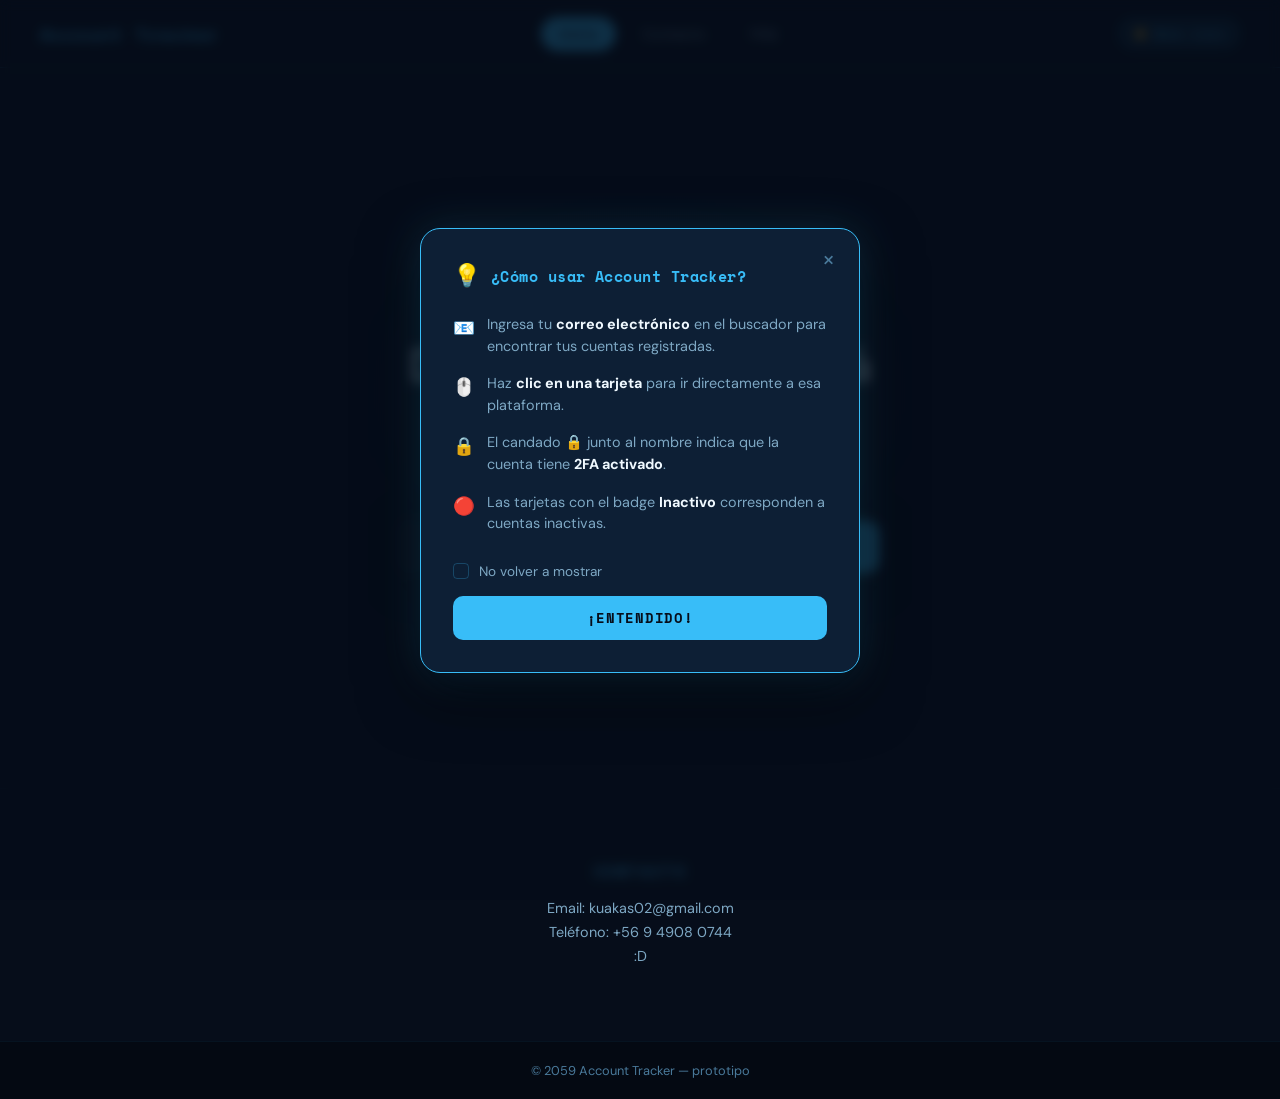
<file: index.html>
<!DOCTYPE html>
<html lang="es" data-theme="dark">
<head>
    <meta charset="UTF-8">
    <meta name="viewport" content="width=device-width, initial-scale=1.0">
    <link rel="stylesheet" href="FrontEnd/styles.css">
    <script src="FrontEnd/script.js" defer></script>
    <link rel="icon" href="fotos/icon.png" type="image/png">
    <link rel="preconnect" href="https://fonts.googleapis.com">
    <link rel="preconnect" href="https://fonts.gstatic.com" crossorigin>
    <link href="https://fonts.googleapis.com/css2?family=Space+Mono:wght@400;700&family=DM+Sans:wght@300;400;500;600&display=swap" rel="stylesheet">

    <!-- Primary Meta Tags -->
    <title>Account Tracker</title>
    <meta name="title" content="Account Tracker" />
    <meta name="description" content="Account Tracker es una plataforma que permite verificar en qué sitios web y aplicaciones está registrado tu correo electrónico, ayudándote a tener mayor control y seguridad sobre tu información digital." />

    <!-- Open Graph / Facebook -->
    <meta property="og:type" content="website" />
    <meta property="og:url" content="https://over017.github.io/Account_Tracker/" />
    <meta property="og:title" content="Account Tracker" />
    <meta property="og:description" content="Account Tracker es una plataforma que permite verificar en qué sitios web y aplicaciones está registrado tu correo electrónico, ayudándote a tener mayor control y seguridad sobre tu información digital." />
    <meta property="og:image" content="https://over017.github.io/Account_Tracker/fotos/icon.png" />
</head>
<body>

    <!-- NAVBAR -->
    <nav>
        <h1>Account Tracker</h1>
        <ul>
            <li><a href="#">inicio</a></li>
            <li><a href="#contact">Contacto</a></li>
            <li><a href="faq.html">FAQ</a></li>
        </ul>
        <button class="theme-toggle" onclick="toggleTheme()" id="theme-btn">
            ☀️ Modo claro
        </button>
    </nav>

    <!-- Hero -->
    <section class="hero">
        <div  aria-placeholder="Hola" class="hero-badge">🔍 Rastreador de cuentas</div>
        <h2>Descubre dónde está<br><span class="highlight">registrado tu correo</span></h2>
        <p>Ingresa tu email y visualiza las plataformas asociadas</p>

        <div class="search-box">
            <input
                type="email"
                id="email"
                placeholder="Correo@gmail.com"
            >
            <button onclick="buscarCuenta()">
                buscar
            </button>
        </div>
    </section>

    <!-- Resultados -->
    <section id="resultados-section" class="resultados-section hidden">
        <div class="resultados-header">
            <p class="resultados-label">Plataformas encontradas</p>
            <span id="resultados-count" class="badge-count"></span>
        </div>
        <div id="resultados" class="resultados-grid"></div>
    </section>

    <!-- CONTACTO -->
    <section class="contact" id="contact">
        <h3>Contacto</h3>
        <p>Email: kuakas02@gmail.com</p>
        <p>Teléfono: +56 9 4908 0744</p>
        <p>:D</p>
    </section>

    <!-- FOOTER -->
    <footer>
        © 2059 Account Tracker — <a id="troll001" href="https://www.youtube.com/watch?v=Aq5WXmQQooo" target="_blank">prototipo</a>
    </footer>

    <!-- TUTORIAL POPUP -->
    <div id="tutorial-overlay" class="tutorial-overlay hidden">
        <div class="tutorial-box">
            <button id="tutorial-close" class="tutorial-close" aria-label="Cerrar tutorial">&times;</button>
            <div class="tutorial-header">
                <span class="tutorial-icon">💡</span>
                <h3>¿Cómo usar Account Tracker?</h3>
            </div>
            <ul class="tutorial-tips">
                <li>
                    <span class="tip-icon">📧</span>
                    <span>Ingresa tu <strong>correo electrónico</strong> en el buscador para encontrar tus cuentas registradas.</span>
                </li>
                <li>
                    <span class="tip-icon">🖱️</span>
                    <span>Haz <strong>clic en una tarjeta</strong> para ir directamente a esa plataforma.</span>
                </li>
                <li>
                    <span class="tip-icon">🔒</span>
                    <span>El candado <strong>🔒</strong> junto al nombre indica que la cuenta tiene <strong>2FA activado</strong>.</span>
                </li>
                <li>
                    <span class="tip-icon">🔴</span>
                    <span>Las tarjetas con el badge <strong class="badge-inactivo-demo">Inactivo</strong> corresponden a cuentas inactivas.</span>
                </li>
            </ul>
            <label class="tutorial-no-mostrar">
                <input type="checkbox" id="tutorial-checkbox">
                <span class="tutorial-checkbox-mark"></span>
                No volver a mostrar
            </label>
            <button id="tutorial-ok" class="tutorial-ok">¡Entendido!</button>
        </div>
    </div>
</body>
</html>
</file>
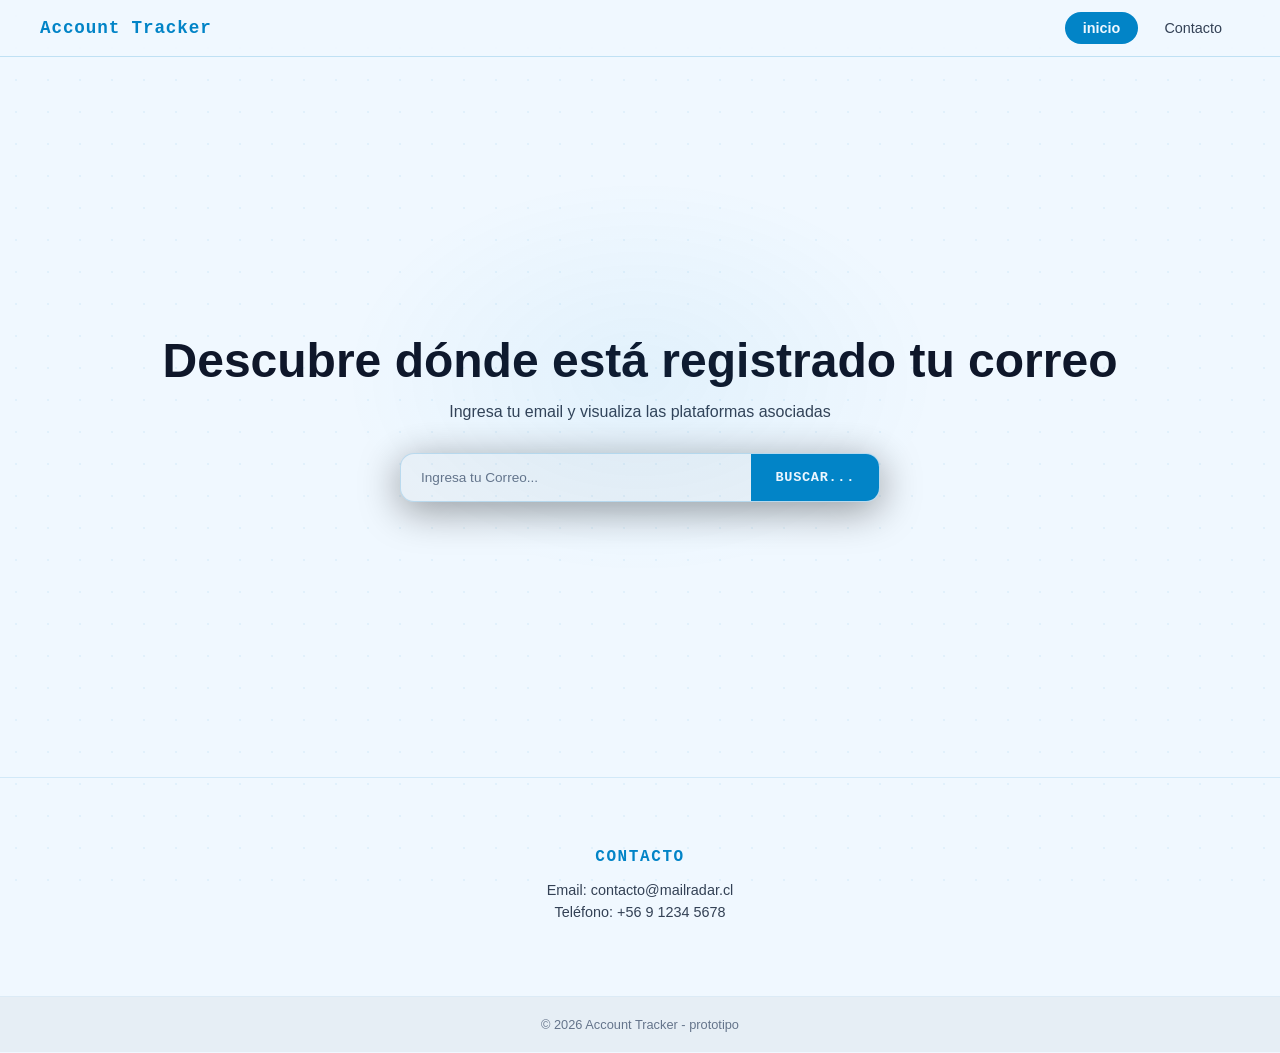
<file: FrontEnd/index.html>
<!DOCTYPE html>
<html lang="es">
<head>
    <meta charset="UTF-8">
    <meta name="viewport" content="width=device-width, initial-scale=1.0">
    <link rel="stylesheet" href="styles.css">
    <script src="script.js" defer></script>
    <link rel="icon" href="../fotos/icon.png" type="image/png">
    


    <!-- Primary Meta Tags -->
<title>Account Tracker</title>
<meta name="title" content="Account Tracker" />
<meta name="description" content="Account Tracker es una plataforma que permite verificar en qué sitios web y aplicaciones está registrado tu correo electrónico, ayudándote a tener mayor control y seguridad sobre tu información digital." />



<!-- Open Graph / Facebook -->
<meta property="og:type" content="website" />
<meta property="og:url" content="https://over017.github.io/Account_Tracker/" />
<meta property="og:title" content="Account Tracker" />
<meta property="og:description" content="Account Tracker es una plataforma que permite verificar en qué sitios web y aplicaciones está registrado tu correo electrónico, ayudándote a tener mayor control y seguridad sobre tu información digital." />
<meta property="og:image" content="https://over017.github.io/Account_Tracker/fotos/icon.png" />





</head>
<body>
    
    <!--NAVBAR-->

    <nav>
        <h1>Account Tracker</h1>
        <ul>
            <li><a href="#">inicio</a></li>
            <li><a href="#contact">Contacto</a></li>
        </ul>
    </nav>

    <!--Hero-->
    <section class="hero">
        <h2>Descubre dónde está registrado tu correo</h2>

        <p>Ingresa tu email y visualiza las plataformas asociadas</p>

        <div class="search-box">

            <input 
                type="email"
                id="email"
                placeholder="Ingresa tu Correo..."

            
            >

            <button onclick="buscarCuenta()">
                buscar...
            </button>
        
    </div>
    </section>

    <!-- Resultados-->

    <div id="resultados"></div>

    <!-- CONTACTO -->
    <section class="contact" id="contact">
        <h3>Contacto</h3>
        <p>Email: contacto@mailradar.cl</p>
        <p>Teléfono: +56 9 1234 5678</p>
    </section>


    <!-- FOOTER -->
    <footer>
        © 2026 Account Tracker - <a id="troll001" href="https://www.youtube.com/watch?v=Aq5WXmQQooo" target="_blank">prototipo</a>
    </footer>
</body>
</html>
</file>
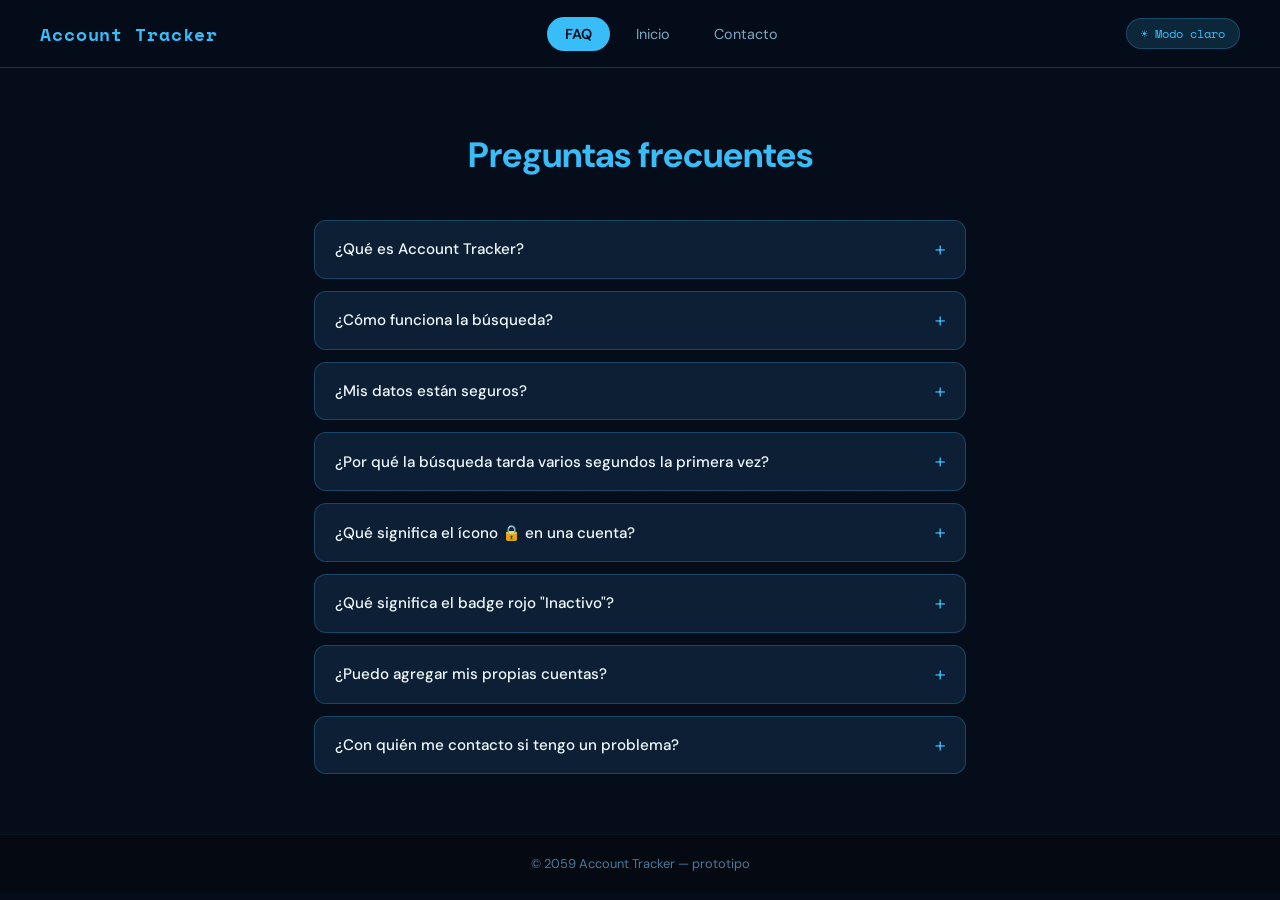
<file: faq.html>
<!DOCTYPE html>
<html lang="es" data-theme="dark">
<head>
    <meta charset="UTF-8">
    <meta name="viewport" content="width=device-width, initial-scale=1.0">
    <link rel="stylesheet" href="FrontEnd/styles.css">
    <script src="FrontEnd/script.js" defer></script>
    <link rel="icon" href="fotos/icon.png" type="image/png">
    <link rel="preconnect" href="https://fonts.googleapis.com">
    <link rel="preconnect" href="https://fonts.gstatic.com" crossorigin>
    <link href="https://fonts.googleapis.com/css2?family=Space+Mono:wght@400;700&family=DM+Sans:wght@300;400;500;600&display=swap" rel="stylesheet">
    <title>FAQ — Account Tracker</title>
</head>
<body>

    <!-- NAVBAR -->
    <nav>
        <h1>Account Tracker</h1>
        <ul>
            <li><a href="faq.html">FAQ</a></li>
            <li><a href="index.html">Inicio</a></li>
            <li><a href="index.html#contact">Contacto</a></li>
        </ul>
        <button class="theme-toggle" onclick="toggleTheme()" id="theme-btn">
            ☀️ Modo claro
        </button>
    </nav>

    <!-- FAQ -->
    <section class="faq-section">
        <h2 class="faq-title"><span class="highlight">Preguntas frecuentes</span></h2>
        <div class="faq-list">

            <div class="faq-item">
                <button class="faq-question">
                    ¿Qué es Account Tracker?
                    <span class="faq-icon">+</span>
                </button>
                <div class="faq-answer">
                    <p>Es una herramienta que te permite consultar en qué plataformas está registrado un correo electrónico, ayudándote a tener control sobre tu huella digital.</p>
                </div>
            </div>

            <div class="faq-item">
                <button class="faq-question">
                    ¿Cómo funciona la búsqueda?
                    <span class="faq-icon">+</span>
                </button>
                <div class="faq-answer">
                    <p>Ingresa tu correo en el buscador y el sistema consultará nuestra base de datos para mostrarte las plataformas asociadas a ese email.</p>
                </div>
            </div>

            <div class="faq-item">
                <button class="faq-question">
                    ¿Mis datos están seguros?
                    <span class="faq-icon">+</span>
                </button>
                <div class="faq-answer">
                    <p>Sí. No almacenamos las búsquedas realizadas. Solo consultamos información ya registrada en nuestra base de datos.</p>
                </div>
            </div>

            <div class="faq-item">
                <button class="faq-question">
                    ¿Por qué la búsqueda tarda varios segundos la primera vez?
                    <span class="faq-icon">+</span>
                </button>
                <div class="faq-answer">
                    <p>El servidor backend usa un plan gratuito que entra en reposo cuando no recibe tráfico. La primera consulta del día puede tardar entre 30 y 60 segundos en despertar. Las siguientes son inmediatas.</p>
                </div>
            </div>

            <div class="faq-item">
                <button class="faq-question">
                    ¿Qué significa el ícono 🔒 en una cuenta?
                    <span class="faq-icon">+</span>
                </button>
                <div class="faq-answer">
                    <p>Indica que esa cuenta tiene autenticación de dos factores (2FA) activada, lo que añade una capa extra de seguridad.</p>
                </div>
            </div>

            <div class="faq-item">
                <button class="faq-question">
                    ¿Qué significa el badge rojo "Inactivo"?
                    <span class="faq-icon">+</span>
                </button>
                <div class="faq-answer">
                    <p>Que esa cuenta no ha registrado actividad reciente. Te recomendamos revisarla o eliminarla si ya no la usas.</p>
                </div>
            </div>

            <div class="faq-item">
                <button class="faq-question">
                    ¿Puedo agregar mis propias cuentas?
                    <span class="faq-icon">+</span>
                </button>
                <div class="faq-answer">
                    <p>Por ahora no. Account Tracker es una herramienta de consulta. En futuras versiones se planea permitir la gestión de cuentas propias.</p>
                </div>
            </div>

            <div class="faq-item">
                <button class="faq-question">
                    ¿Con quién me contacto si tengo un problema?
                    <span class="faq-icon">+</span>
                </button>
                <div class="faq-answer">
                    <p>Puedes escribirnos a kuakas02@gmail.com o llamar al +56 9 4908 0744.</p>
                </div>
            </div>

        </div>
    </section>

    <!-- FOOTER -->
    <footer>
        © 2059 Account Tracker — <a id="troll001" href="https://www.youtube.com/watch?v=Aq5WXmQQooo" target="_blank">prototipo</a>
    </footer>

    <script>
        const savedTheme = localStorage.getItem('theme') || 'dark';
        document.documentElement.setAttribute('data-theme', savedTheme);
        const btn = document.getElementById('theme-btn');
        if (btn) btn.textContent = savedTheme === 'dark' ? '☀️ Modo claro' : '🌙 Modo oscuro';

        function toggleTheme() {
            const html = document.documentElement;
            const btn = document.getElementById('theme-btn');
            const isDark = html.getAttribute('data-theme') === 'dark';
            if (isDark) {
                html.setAttribute('data-theme', 'light');
                btn.textContent = '🌙 Modo oscuro';
                localStorage.setItem('theme', 'light');
            } else {
                html.setAttribute('data-theme', 'dark');
                btn.textContent = '☀️ Modo claro';
                localStorage.setItem('theme', 'dark');
            }
        }

        document.querySelectorAll('.faq-question').forEach(function(btn) {
            btn.addEventListener('click', function() {
                const answer = btn.nextElementSibling;
                const icon = btn.querySelector('.faq-icon');
                const isOpen = answer.classList.contains('open');
                document.querySelectorAll('.faq-answer').forEach(function(a) { a.classList.remove('open'); });
                document.querySelectorAll('.faq-icon').forEach(function(i) { i.classList.remove('open'); });
                if (!isOpen) {
                    answer.classList.add('open');
                    icon.classList.add('open');
                }
            });
        });
    </script>
</body>
</html>
</file>
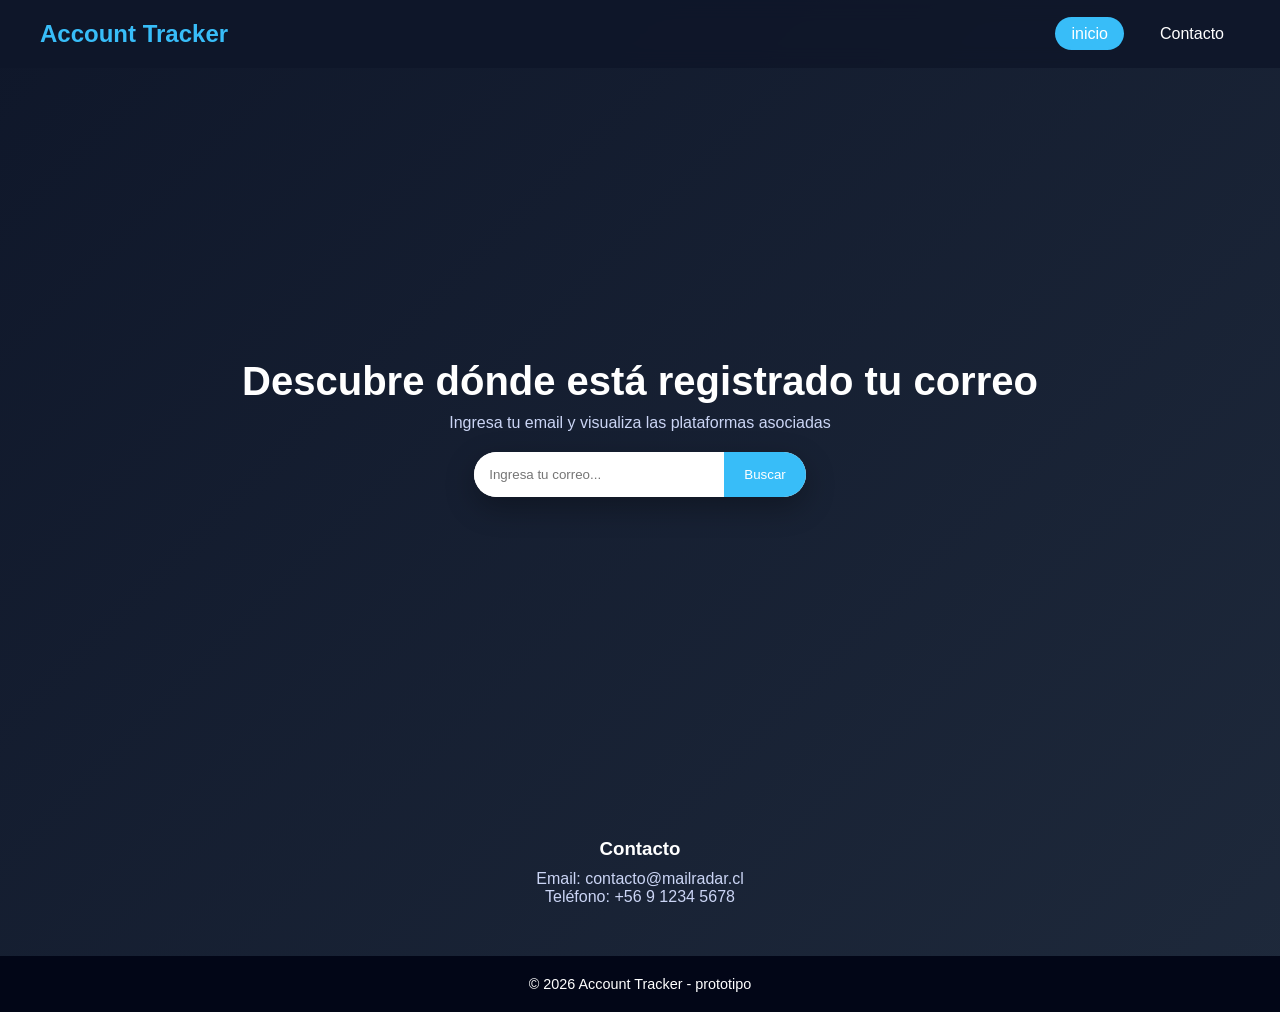
<file: main.html>
<!DOCTYPE html>
<html lang="es">
<head>
    <meta charset="UTF-8">
    <meta name="viewport" content="width=device-width, initial-scale=1.0">
    <link rel="stylesheet" href="styles.css">
    <link rel="icon" href="fotos/icon.png" type="image/png">
    


    <!-- Primary Meta Tags -->
<title>Account Tracker</title>
<meta name="title" content="Account Tracker" />
<meta name="description" content="Account Tracker es una plataforma que permite verificar en qué sitios web y aplicaciones está registrado tu correo electrónico, ayudándote a tener mayor control y seguridad sobre tu información digital." />

</head>
<body>
    
    <!--NAVBAR-->

    <nav>
        <h1>Account Tracker</h1>
        <ul>
            <li><a href="#">inicio</a></li>
            <li><a href="#contact">Contacto</a></li>
        </ul>
    </nav>

    <!--Hero-->
    <section class="hero">
        <h2>Descubre dónde está registrado tu correo</h2>

        <p>Ingresa tu email y visualiza las plataformas asociadas</p>

        <div class="search-box">
        <input type="email" placeholder="Ingresa tu correo...">
        <button>Buscar</button>
    </div>
    </section>


    <!-- CONTACTO -->
    <section class="contact" id="contact">
        <h3>Contacto</h3>
        <p>Email: contacto@mailradar.cl</p>
        <p>Teléfono: +56 9 1234 5678</p>
    </section>


    <!-- FOOTER -->
    <footer>
        © 2026 Account Tracker - <a id="troll001" href="https://www.youtube.com/watch?v=Aq5WXmQQooo" target="_blank">prototipo</a>
    </footer>
</body>
</html>
</file>
<file: FrontEnd/styles.css>
/* RESET */
* {
    margin: 0;
    padding: 0;
    box-sizing: border-box;
    font-family: 'DM Sans', sans-serif;
}

/* VARIABLES */
:root {
    --cyan: #0284c7;
    --cyan-dark: #0369a1;
    --cyan-glow: rgba(2, 132, 199, 0.10);
    --cyan-border: rgba(2, 132, 199, 0.20);
    --bg-deep: #f0f8ff;
    --bg-base: #e8f4fd;
    --bg-card: #ffffff;
    --bg-card-hover: #f0f8ff;
    --text-main: #0f172a;
    --text-muted: #334155;
    --text-dim: #64748b;
    --success: #16a34a;
    --success-bg: rgba(22, 163, 74, 0.08);
}

[data-theme="dark"] {
    --cyan: #38bdf8;
    --cyan-dark: #0ea5e9;
    --cyan-glow: rgba(56, 189, 248, 0.15);
    --cyan-border: rgba(56, 189, 248, 0.25);
    --bg-deep: #060d1a;
    --bg-base: #0f172a;
    --bg-card: #0d1f35;
    --bg-card-hover: #112640;
    --text-main: #f0f9ff;
    --text-muted: #7ea8c4;
    --text-dim: #4a7a9b;
    --success: #4ade80;
    --success-bg: rgba(74, 222, 128, 0.08);
}

/* BODY */
body {
    background: var(--bg-deep);
    color: var(--text-main);
    min-height: 100vh;
    overflow-x: hidden;
}

/* Fondo con patrón de puntos sutil */
body::before {
    content: '';
    position: fixed;
    inset: 0;
    background-image: radial-gradient(circle, rgba(2, 132, 199, 0.06) 1px, transparent 1px);
    background-size: 32px 32px;
    pointer-events: none;
    z-index: 0;
}

/* NAVBAR */
nav {
    display: flex;
    justify-content: space-between;
    align-items: center;
    padding: 18px 40px;
    position: sticky;
    top: 0;
    background: rgba(240, 248, 255, 0.90);
    backdrop-filter: blur(16px);
    border-bottom: 1px solid var(--cyan-border);
    z-index: 100;
}

nav h1 {
    color: var(--cyan);
    font-family: 'Space Mono', monospace;
    font-size: 1.1rem;
    letter-spacing: 0.05em;
}

nav ul {
    list-style: none;
    display: flex;
    gap: 8px;
}

nav a {
    text-decoration: none;
    color: var(--text-muted);
    padding: 8px 18px;
    border-radius: 20px;
    font-size: 0.9rem;
    transition: all 0.25s ease;
}

nav a:hover {
    background: var(--cyan-glow);
    color: var(--cyan);
}

nav ul li:first-child a {
    background: var(--cyan);
    color: var(--bg-deep);
    font-weight: 600;
}

nav ul li:first-child a:hover {
    background: var(--cyan-dark);
}

/* HERO */
.hero {
    display: flex;
    flex-direction: column;
    align-items: center;
    justify-content: center;
    min-height: 80vh;
    text-align: center;
    padding: 40px 20px;
    position: relative;
    z-index: 1;
    animation: fadeUp 0.9s ease both;
}

/* Glow de fondo en el hero */
.hero::before {
    content: '';
    position: absolute;
    top: 50%;
    left: 50%;
    transform: translate(-50%, -60%);
    width: 600px;
    height: 400px;
    background: radial-gradient(ellipse, rgba(2, 132, 199, 0.06) 0%, transparent 70%);
    pointer-events: none;
}

.hero-badge {
    display: inline-flex;
    align-items: center;
    gap: 6px;
    background: var(--cyan-glow);
    border: 1px solid var(--cyan-border);
    color: var(--cyan);
    padding: 6px 16px;
    border-radius: 20px;
    font-size: 0.8rem;
    font-weight: 500;
    margin-bottom: 24px;
    letter-spacing: 0.03em;
}

.hero h2 {
    font-size: clamp(2rem, 5vw, 3rem);
    font-weight: 700;
    line-height: 1.2;
    margin-bottom: 14px;
    color: var(--text-main);
}

.highlight {
    color: var(--cyan);
}

.hero p {
    color: var(--text-muted);
    font-size: 1rem;
    margin-bottom: 32px;
}

/* BUSCADOR */
.search-box {
    display: flex;
    background: rgba(0, 0, 0, 0.03);
    border: 1px solid var(--cyan-border);
    border-radius: 14px;
    overflow: hidden;
    box-shadow: 0 8px 40px rgba(0,0,0,0.4), 0 0 0 0 var(--cyan-glow);
    transition: box-shadow 0.3s ease, border-color 0.3s ease;
    width: 100%;
    max-width: 480px;
}

.search-box:focus-within {
    border-color: var(--cyan);
    box-shadow: 0 8px 40px rgba(0,0,0,0.4), 0 0 30px rgba(56,189,248,0.12);
}

.search-box input {
    background: transparent;
    border: none;
    padding: 16px 20px;
    flex: 1;
    color: var(--text-main);
    font-size: 0.95rem;
    outline: none;
    font-family: sans-serif,;
    font-size: 0.85rem;
}

.search-box input::placeholder {
    color: var(--text-dim);
}

.search-box button {
    background: var(--cyan);
    border: none;
    padding: 16px 24px;
    color: var(--bg-deep);
    font-weight: 700;
    font-size: 0.85rem;
    letter-spacing: 0.05em;
    text-transform: uppercase;
    cursor: pointer;
    transition: background 0.2s ease;
    font-family: 'Space Mono', monospace;
}

.search-box button:hover {
    background: var(--cyan-dark);
}

/* SECCIÓN RESULTADOS */
.resultados-section {
    max-width: 900px;
    margin: 0 auto 60px;
    padding: 0 24px;
    position: relative;
    z-index: 1;
    animation: fadeUp 0.5s ease both;
}

.resultados-section.hidden {
    display: none;
}

.resultados-header {
    display: flex;
    align-items: center;
    gap: 12px;
    margin-bottom: 24px;
    padding-bottom: 16px;
    border-bottom: 1px solid rgba(2, 132, 199, 0.12);
}

.resultados-label {
    font-family: 'Space Mono', monospace;
    font-size: 0.75rem;
    text-transform: uppercase;
    letter-spacing: 0.1em;
    color: var(--text-dim);
}

.badge-count {
    background: var(--cyan-glow);
    border: 1px solid var(--cyan-border);
    color: var(--cyan);
    font-family: 'Space Mono', monospace;
    font-size: 0.75rem;
    font-weight: 700;
    padding: 2px 10px;
    border-radius: 20px;
}

/* GRID DE RESULTADOS */
.resultados-grid {
    display: grid;
    grid-template-columns: repeat(auto-fill, minmax(300px, 1fr));
    gap: 16px;
}

/* CARD DE RESULTADO */
.result-card {
    background: var(--bg-card);
    border: 1px solid rgba(2, 132, 199, 0.12);
    border-radius: 16px;
    padding: 22px;
    display: flex;
    align-items: center;
    gap: 16px;
    cursor: default;
    transition: background 0.25s ease, border-color 0.25s ease, transform 0.25s ease;
    animation: cardIn 0.4s ease both;
}

.result-card:hover {
    background: var(--bg-card-hover);
    border-color: var(--cyan-border);
    transform: translateY(-3px);
}

/* Icono de la plataforma */
.platform-icon {
    width: 46px;
    height: 46px;
    border-radius: 12px;
    background: var(--cyan-glow);
    border: 1px solid var(--cyan-border);
    display: flex;
    align-items: center;
    justify-content: center;
    font-size: 1.3rem;
    flex-shrink: 0;
}

.platform-info {
    flex: 1;
    overflow: hidden;
    min-width: 0;
}

.platform-name {
    font-weight: 600;
    font-size: 1rem;
    color: var(--text-main);
    margin-bottom: 4px;
    white-space: nowrap;
    overflow: hidden;
    text-overflow: ellipsis;
    display: flex;
    align-items: center;
    gap: 6px;
}

.platform-name span[title] {
    font-size: 0.85rem;
    flex-shrink: 0;
    cursor: help;
}

.twofa-badge {
    flex-shrink: 0;
}

.platform-email {
    font-family: 'Space Mono', monospace;
    font-size: 0.72rem;
    color: var(--text-dim);
    white-space: nowrap;
    overflow: hidden;
    text-overflow: ellipsis;
}

.platform-badge {
    display: flex;
    align-items: center;
    gap: 5px;
    background: var(--success-bg);
    color: var(--success);
    font-size: 0.7rem;
    font-weight: 600;
    padding: 4px 10px;
    border-radius: 20px;
    white-space: nowrap;
    flex-shrink: 0;
}

.platform-badge::before {
    content: '';
    width: 6px;
    height: 6px;
    background: var(--success);
    border-radius: 50%;
    animation: pulse 2s infinite;
}

/* ESTADOS */
.estado-buscando,
.estado-error,
.estado-vacio {
    grid-column: 1 / -1;
    text-align: center;
    padding: 50px 20px;
    color: var(--text-muted);
    font-size: 0.95rem;
}

.estado-buscando .spinner {
    width: 36px;
    height: 36px;
    border: 3px solid var(--cyan-border);
    border-top-color: var(--cyan);
    border-radius: 50%;
    animation: spin 0.8s linear infinite;
    margin: 0 auto 16px;
}

.estado-error {
    color: #f87171;
}

/* CONTACTO */
.contact {
    padding: 70px 20px;
    text-align: center;
    position: relative;
    z-index: 1;
    border-top: 1px solid rgba(2, 132, 199, 0.12);
}

.contact h3 {
    font-family: 'Space Mono', monospace;
    font-size: 1rem;
    text-transform: uppercase;
    letter-spacing: 0.1em;
    color: var(--cyan);
    margin-bottom: 16px;
}

.contact p {
    color: var(--text-muted);
    font-size: 0.9rem;
    margin-bottom: 6px;
}

/* FOOTER */
footer {
    text-align: center;
    padding: 20px;
    background: rgba(0, 0, 0, 0.04);
    border-top: 1px solid rgba(56,189,248,0.06);
    font-size: 0.8rem;
    color: var(--text-dim);
    position: relative;
    z-index: 1;
}

#troll001 {
    color: var(--text-dim);
    text-decoration: none;
    transition: color 0.2s;
}
#troll001:hover {
    color: var(--cyan);
}

/* ANIMACIONES */
@keyframes fadeUp {
    from { opacity: 0; transform: translateY(24px); }
    to   { opacity: 1; transform: translateY(0); }
}

@keyframes cardIn {
    from { opacity: 0; transform: translateY(12px); }
    to   { opacity: 1; transform: translateY(0); }
}

@keyframes spin {
    to { transform: rotate(360deg); }
}

@keyframes pulse {
    0%, 100% { opacity: 1; }
    50% { opacity: 0.4; }
}

/* DARK MODE — hardcoded color overrides */
[data-theme="dark"] body::before {
    background-image: radial-gradient(circle, rgba(56, 189, 248, 0.04) 1px, transparent 1px);
}

[data-theme="dark"] nav {
    background: rgba(6, 13, 26, 0.85);
}

[data-theme="dark"] .hero::before {
    background: radial-gradient(ellipse, rgba(56, 189, 248, 0.08) 0%, transparent 70%);
}

[data-theme="dark"] .search-box {
    background: rgba(255, 255, 255, 0.04);
}

[data-theme="dark"] footer {
    background: rgba(0, 0, 0, 0.3);
}

[data-theme="dark"] .result-card {
    border: 1px solid rgba(56, 189, 248, 0.1);
}

/* THEME TOGGLE */
.theme-toggle {
    background: var(--cyan-glow);
    border: 1px solid var(--cyan-border);
    border-radius: 20px;
    padding: 6px 14px;
    color: var(--cyan);
    font-family: 'Space Mono', monospace;
    font-size: 0.75rem;
    cursor: pointer;
    transition: all 0.25s ease;
    display: flex;
    align-items: center;
    gap: 6px;
    white-space: nowrap;
}

.theme-toggle:hover {
    background: var(--cyan);
    color: var(--bg-deep);
}

/* RESPONSIVE */
@media (max-width: 768px) {
    nav {
        flex-direction: column;
        gap: 12px;
        padding: 16px 20px;
    }

    .hero h2 {
        font-size: 1.8rem;
    }

    .search-box {
        flex-direction: column;
        border-radius: 14px;
    }

    .search-box button {
        border-radius: 0 0 13px 13px;
        padding: 14px;
    }

    .resultados-grid {
        grid-template-columns: 1fr;
    }
}

.platform-badge.inactivo {
    background: rgba(248, 113, 113, 0.08);
    color: #f87171;
}

.platform-badge.inactivo::before {
    background: #f87171;
    animation: none;
}

.result-card.clickable:hover {
    border-color: var(--cyan);
    box-shadow: 0 0 20px rgba(56, 189, 248, 0.1);
}

.platform-ultimo-acceso {
    font-size: 0.7rem;
    color: var(--text-dim);
    margin-top: 3px;
}

.platform-usuario {
    font-family: 'Space Mono', monospace;
    font-size: 0.72rem;
    color: var(--text-dim);
    white-space: nowrap;
    overflow: hidden;
    text-overflow: ellipsis;
}

/* TUTORIAL POPUP */
.tutorial-overlay {
    position: fixed;
    inset: 0;
    background: rgba(6, 13, 26, 0.8);
    backdrop-filter: blur(6px);
    z-index: 1000;
    display: flex;
    align-items: center;
    justify-content: center;
    padding: 20px;
    animation: fadeIn 0.3s ease both;
}

.tutorial-overlay.hidden {
    display: none;
}

.tutorial-box {
    background: var(--bg-card);
    border: 1px solid var(--cyan);
    border-radius: 20px;
    padding: 32px;
    max-width: 440px;
    width: 100%;
    position: relative;
    box-shadow: 0 0 40px rgba(56, 189, 248, 0.15), 0 20px 60px rgba(0, 0, 0, 0.5);
    animation: slideUp 0.35s ease both;
}

.tutorial-close {
    position: absolute;
    top: 14px;
    right: 16px;
    background: none;
    border: none;
    color: var(--text-dim);
    font-size: 1.5rem;
    line-height: 1;
    cursor: pointer;
    padding: 4px 8px;
    border-radius: 6px;
    transition: color 0.2s, background 0.2s;
}

.tutorial-close:hover {
    color: var(--cyan);
    background: var(--cyan-glow);
}

.tutorial-header {
    display: flex;
    align-items: center;
    gap: 10px;
    margin-bottom: 24px;
}

.tutorial-icon {
    font-size: 1.4rem;
}

.tutorial-header h3 {
    font-family: 'Space Mono', monospace;
    font-size: 0.95rem;
    color: var(--cyan);
    letter-spacing: 0.03em;
}

.tutorial-tips {
    list-style: none;
    display: flex;
    flex-direction: column;
    gap: 16px;
    margin-bottom: 28px;
}

.tutorial-tips li {
    display: flex;
    align-items: flex-start;
    gap: 12px;
    color: var(--text-muted);
    font-size: 0.9rem;
    line-height: 1.5;
}

.tip-icon {
    font-size: 1.1rem;
    flex-shrink: 0;
    margin-top: 1px;
}

.tutorial-tips strong {
    color: var(--text-main);
}

.badge-inactivo-demo {
    color: #f87171;
}

.tutorial-no-mostrar {
    display: flex;
    align-items: center;
    gap: 10px;
    margin-bottom: 16px;
    cursor: pointer;
    color: var(--text-muted);
    font-size: 0.85rem;
    user-select: none;
}

.tutorial-no-mostrar input[type="checkbox"] {
    position: absolute;
    opacity: 0;
    width: 0;
    height: 0;
}

.tutorial-checkbox-mark {
    width: 16px;
    height: 16px;
    border: 1.5px solid var(--cyan-border);
    border-radius: 4px;
    background: transparent;
    flex-shrink: 0;
    transition: border-color 0.2s, background 0.2s;
    position: relative;
}

.tutorial-no-mostrar input[type="checkbox"]:checked + .tutorial-checkbox-mark {
    background: var(--cyan);
    border-color: var(--cyan);
}

.tutorial-no-mostrar input[type="checkbox"]:checked + .tutorial-checkbox-mark::after {
    content: '';
    position: absolute;
    left: 3px;
    top: 0px;
    width: 7px;
    height: 5px;
    border-left: 2px solid var(--bg-deep);
    border-bottom: 2px solid var(--bg-deep);
    transform: rotate(-45deg);
}

.tutorial-ok {
    width: 100%;
    background: var(--cyan);
    border: none;
    padding: 12px 24px;
    color: var(--bg-deep);
    font-weight: 700;
    font-size: 0.85rem;
    letter-spacing: 0.05em;
    text-transform: uppercase;
    cursor: pointer;
    border-radius: 10px;
    font-family: 'Space Mono', monospace;
    transition: background 0.2s ease;
}

.tutorial-ok:hover {
    background: var(--cyan-dark);
}

@keyframes fadeIn {
    from { opacity: 0; }
    to   { opacity: 1; }
}

@keyframes slideUp {
    from { opacity: 0; transform: translateY(20px) scale(0.97); }
    to   { opacity: 1; transform: translateY(0) scale(1); }
}

/* FAQ ACCORDION */
.faq-section {
    max-width: 700px;
    margin: 0 auto;
    padding: 60px 24px;
    position: relative;
    z-index: 1;
    animation: fadeUp 0.9s ease both;
}

.faq-title {
    font-family: 'Space Mono', monospace;
    font-size: clamp(1.5rem, 4vw, 2.2rem);
    font-weight: 700;
    text-align: center;
    margin-bottom: 40px;
}

.faq-list {
    display: flex;
    flex-direction: column;
    gap: 12px;
}

.faq-item {
    background: var(--bg-card);
    border: 1px solid var(--cyan-border);
    border-radius: 12px;
    overflow: hidden;
}

.faq-question {
    width: 100%;
    background: none;
    border: none;
    padding: 18px 20px;
    display: flex;
    justify-content: space-between;
    align-items: center;
    gap: 16px;
    cursor: pointer;
    color: var(--text-main);
    font-size: 0.95rem;
    font-weight: 500;
    font-family: 'DM Sans', sans-serif;
    text-align: left;
    transition: background 0.2s ease;
}

.faq-question:hover {
    background: var(--cyan-glow);
}

.faq-icon {
    font-size: 1.3rem;
    font-weight: 300;
    color: var(--cyan);
    line-height: 1;
    flex-shrink: 0;
    transition: transform 0.3s ease;
}

.faq-icon.open {
    transform: rotate(45deg);
}

.faq-answer {
    max-height: 0;
    overflow: hidden;
    transition: max-height 0.35s ease;
}

.faq-answer.open {
    max-height: 200px;
}

.faq-answer p {
    padding: 0 20px 18px;
    color: var(--text-muted);
    font-size: 0.9rem;
    line-height: 1.6;
}
</file>
<file: styles.css>
body{
    font-family: sans-serif;
}


/* RESET */
*{
    margin:0;
    padding:0;
    box-sizing:border-box;
    font-family: 'Segoe UI', sans-serif;
}

/* BODY */
body{
    background: linear-gradient(135deg, #0f172a, #1e293b);
    color:white;
}

/* NAVBAR */
nav{
    display:flex;
    justify-content:space-between;
    align-items:center;
    padding:20px 40px;
    position:sticky;
    top:0;
    background:rgba(15,23,42,0.9);
    backdrop-filter: blur(10px);
}

nav h1{
    color:#38bdf8;
}

nav ul{
    list-style:none;
    display:flex;
    gap:20px;
}

nav a{
    text-decoration:none;
    color:white;
    padding: 8px 16px;
    border-radius: 20px;
    transition: all 0.3s ease;
}

nav a:hover{
    background: rgba(56,189,248,0.2);
    color:#38bdf8;
}

nav ul li:first-child a{
    background: #38bdf8;
}

nav ul li:first-child a:hover{

    background:#0ea5e9;
    
}

/* HERO */
.hero{
    display:flex;
    flex-direction:column;
    align-items:center;
    justify-content:center;
    height:80vh;
    text-align:center;
    padding:20px;
    animation: fadeIn 1.5s ease;
}

.hero h2{
    font-size:2.5rem;
    margin-bottom:10px;
}

.hero p{
    color:#cbd5f5;
    margin-bottom:20px;
}

/* BUSCADOR */
.search-box{
    display:flex;
    background:white;
    border-radius:30px;
    overflow:hidden;
    box-shadow:0 10px 30px rgba(0,0,0,0.3);
    transition: transform 0.3s ease, box-shadow 0.3s ease;
    
}

.search-box input{
    border:none;
    padding:15px;
    width:250px;
    outline:none;
}

.search-box button{
    background:#38bdf8;
    border:none;
    padding:15px 20px;
    color:white;
    cursor:pointer;
    transition:0.3s;
}

.search-box button:hover{
    background:#0ea5e9;
}

.search-box:hover{
    transform: scale(1.05);
    box-shadow:  0 15px 40px(56,189,248,0.4);
}
.search-box input:focus{
    background: #f1f5f9;
}

/* CONTACTO */
.contact{
    padding:50px 20px;
    text-align:center;
}

.contact h3{
    margin-bottom:10px;
}

.contact p{
    color:#cbd5f5;
}

/* FOOTER */
footer{
    text-align:center;
    padding:20px;
    background:#020617;
    font-size:0.9rem;
}

/* ANIMACIONES */
@keyframes fadeIn{
    from{
        opacity:0;
        transform: translateY(20px);
    }
    to{
        opacity:1;
        transform: translateY(0);
    }
}

/* RESPONSIVE */
@media(max-width:768px){

    nav{
        flex-direction:column;
        gap:10px;
    }

    .hero h2{
    font-size:2rem;
    }

    .search-box{
        flex-direction:column;
        width:100%;
    }

    .search-box input{
        width:100%;
    }
}


#troll001{
    color: inherit;
    text-decoration: none;
}
</file>
